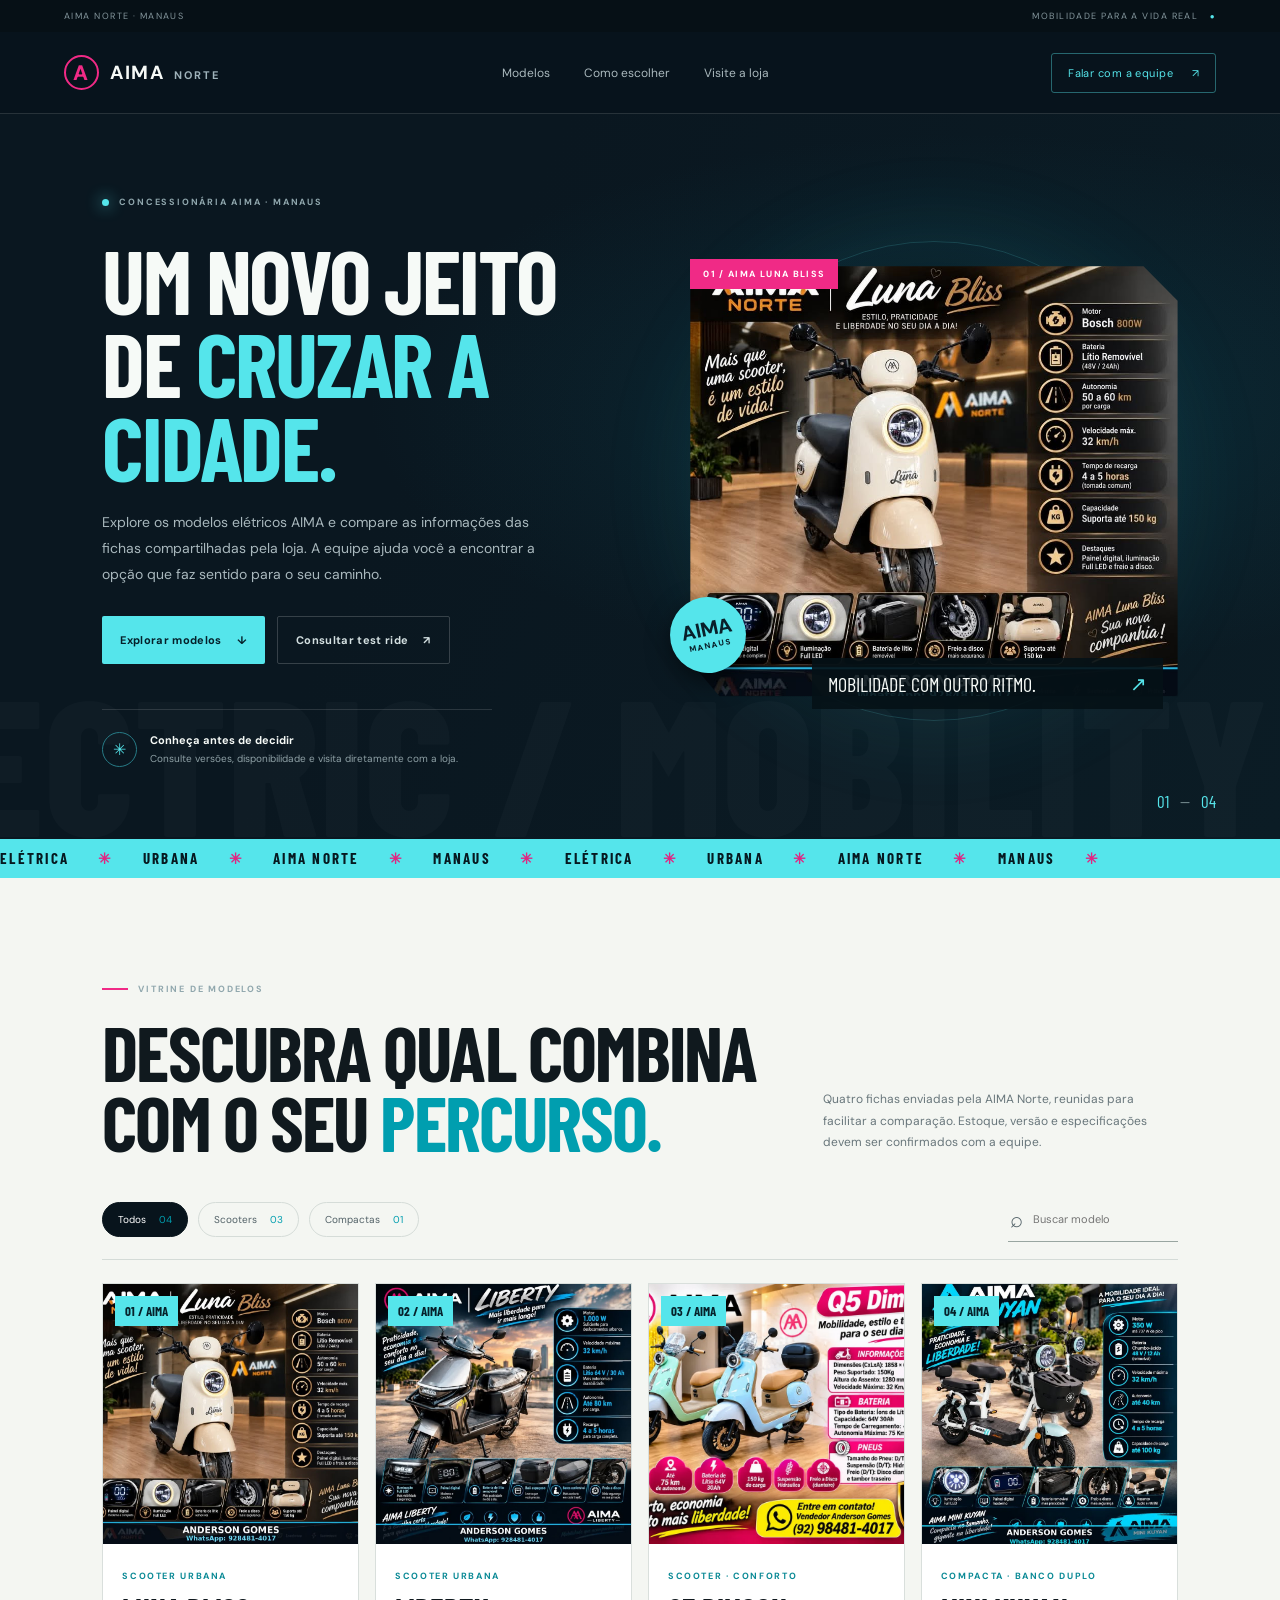
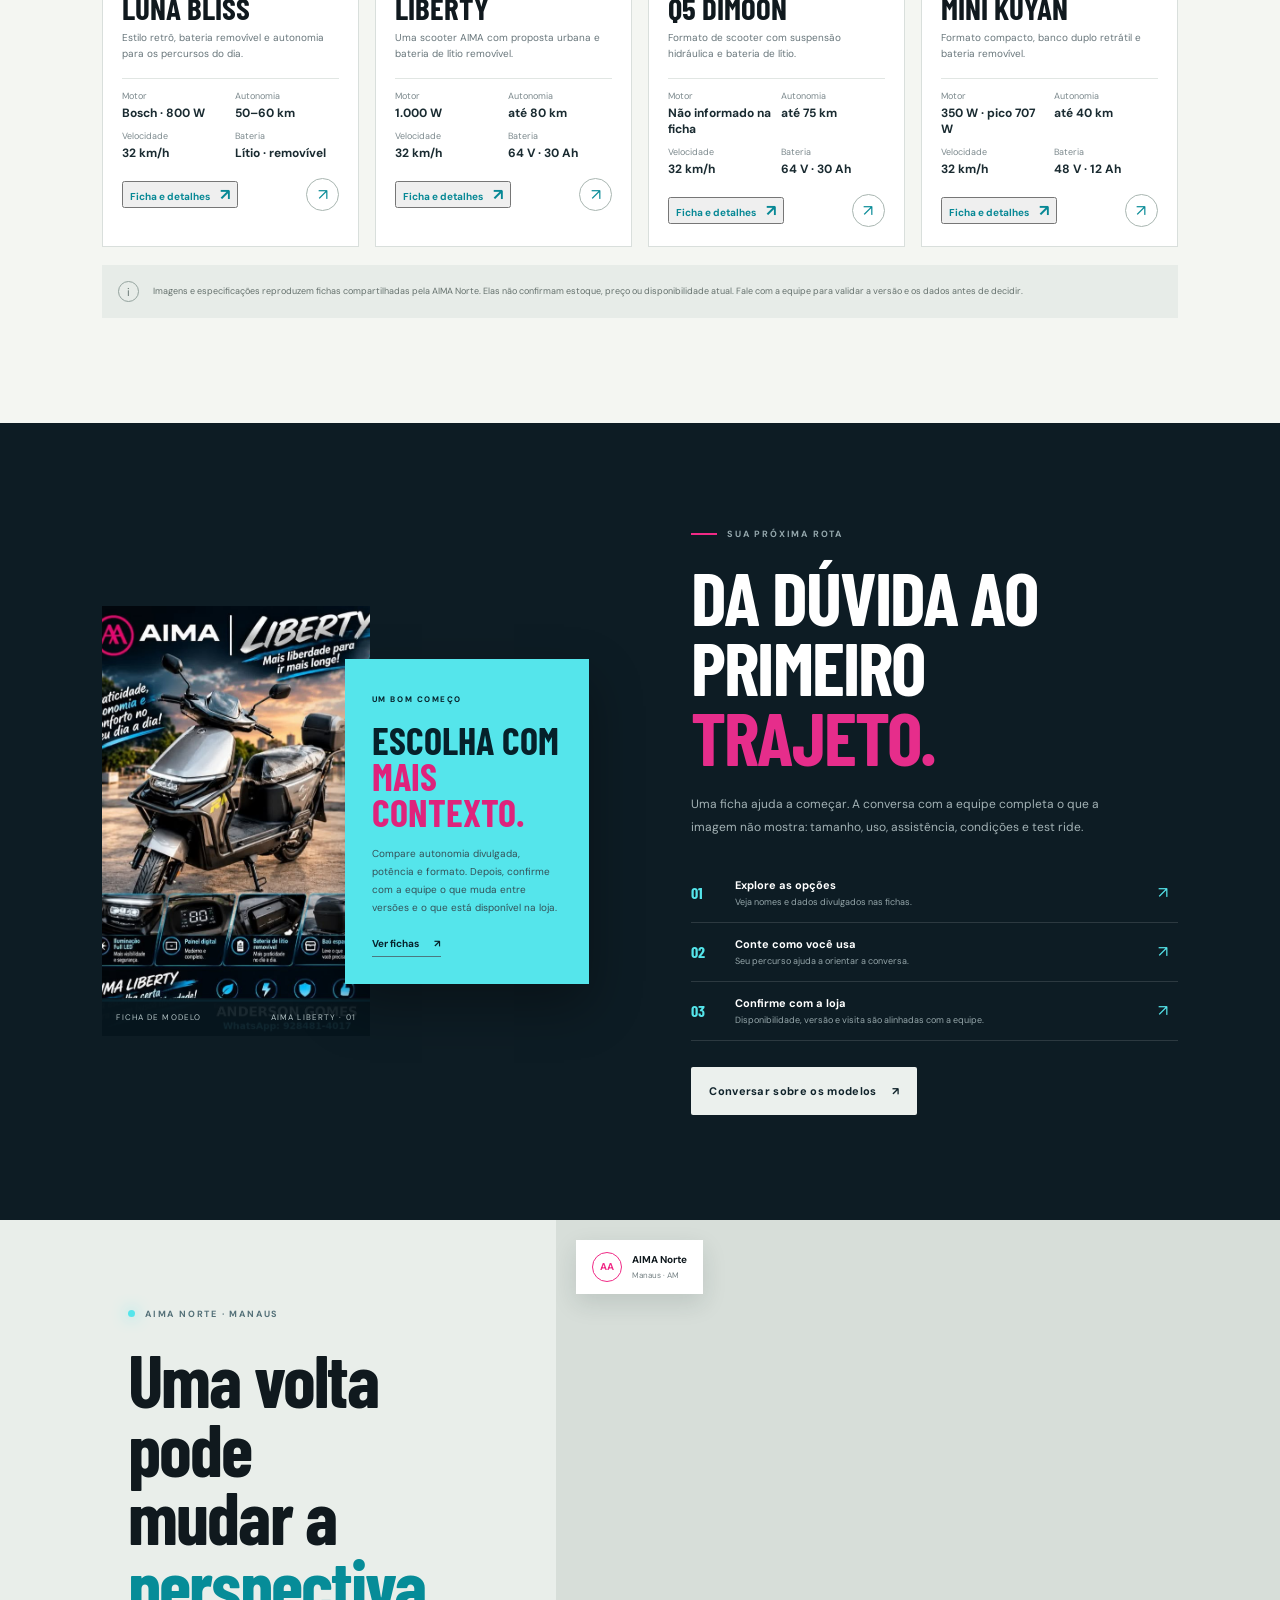
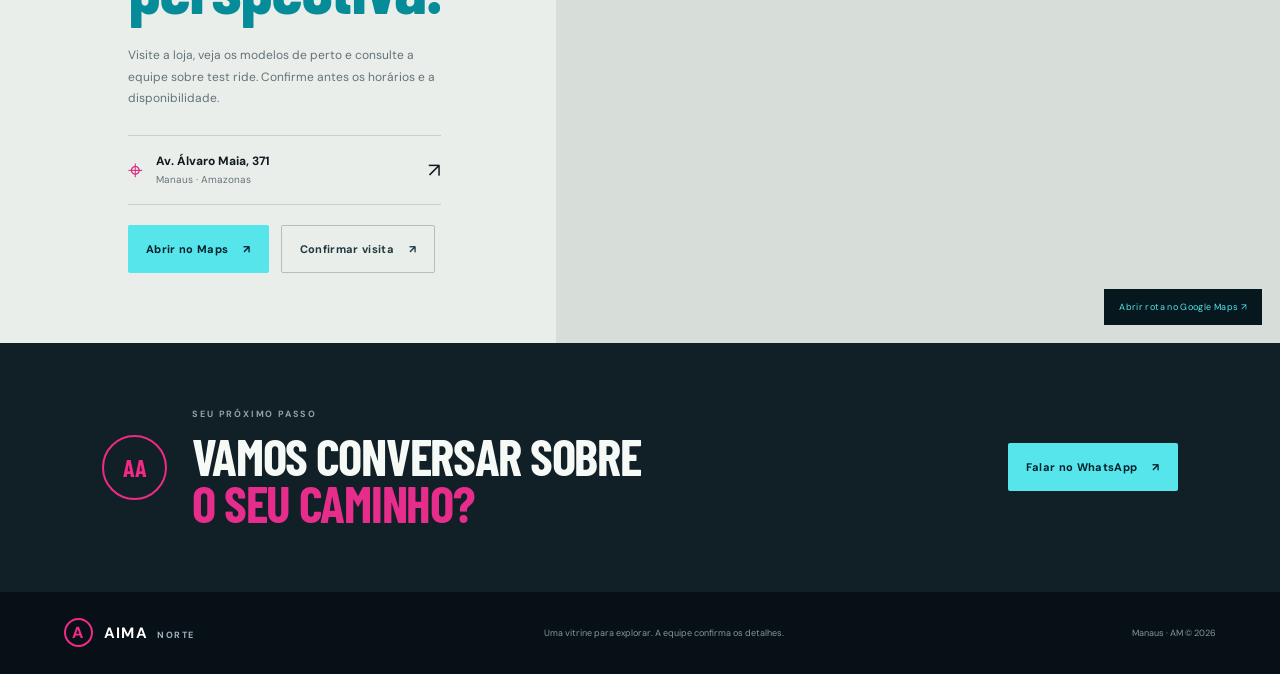
<file: index.html>
<!doctype html>
<html lang="pt-BR">
<head>
<meta charset="utf-8"><meta name="viewport" content="width=device-width, initial-scale=1"><meta name="theme-color" content="#08141c">
<title>AIMA Norte — mobilidade elétrica em Manaus</title><meta name="description" content="Conheça as fichas de modelos AIMA compartilhadas pela AIMA Norte em Manaus. Consulte especificações e confirme disponibilidade com a equipe.">
<link rel="preconnect" href="https://fonts.googleapis.com"><link rel="preconnect" href="https://fonts.gstatic.com" crossorigin><link href="https://fonts.googleapis.com/css2?family=Barlow+Condensed:wght@500;600;700;800&family=DM+Sans:wght@400;500;600;700&display=swap" rel="stylesheet"><link rel="stylesheet" href="styles.css">
</head><body>
<div class="topline"><span>AIMA NORTE · MANAUS</span><span>Mobilidade para a vida real <i>●</i></span></div>
<header class="nav"><a class="brand" href="#inicio" aria-label="AIMA Norte início"><span class="brand-mark">A</span><span>AIMA <b>NORTE</b></span></a><nav><a href="#modelos">Modelos</a><a href="#escolha">Como escolher</a><a href="#visite">Visite a loja</a></nav><a class="nav-cta" href="https://wa.me/5592986165018?text=Ol%C3%A1%2C%20vim%20pela%20vitrine%20da%20AIMA%20Norte%20e%20quero%20consultar%20os%20modelos." target="_blank" rel="noreferrer">Falar com a equipe <span>↗</span></a><button class="menu-toggle" aria-label="Abrir menu">☰</button></header>
<main>
<section class="hero" id="inicio"><div class="hero-copy"><div class="eyebrow"><span class="pulse"></span> CONCESSIONÁRIA AIMA · MANAUS</div><h1>Um novo jeito<br>de <em>cruzar a cidade.</em></h1><p>Explore os modelos elétricos AIMA e compare as informações das fichas compartilhadas pela loja. A equipe ajuda você a encontrar a opção que faz sentido para o seu caminho.</p><div class="hero-actions"><a class="button primary" href="#modelos">Explorar modelos <span>↓</span></a><a class="button quiet" href="https://wa.me/5592986165018?text=Ol%C3%A1%2C%20quero%20saber%20sobre%20test%20ride%20na%20AIMA%20Norte." target="_blank" rel="noreferrer">Consultar test ride <span>↗</span></a></div><div class="hero-proof"><div class="proof-icon">✳</div><div><b>Conheça antes de decidir</b><small>Consulte versões, disponibilidade e visita diretamente com a loja.</small></div></div></div><div class="hero-art"><div class="hero-orbit"></div><div class="hero-tag">01 / AIMA LUNA BLISS</div><img src="assets/aima-1.jpg" alt="Ficha ilustrada da scooter elétrica AIMA Luna Bliss enviada pela AIMA Norte"><div class="hero-caption"><span>Mobilidade com outro ritmo.</span><span>↗</span></div><div class="hero-stamp">AIMA<br><small>MANAUS</small></div></div><div class="hero-index">01 <span>—</span> 04</div></section>
<div class="ticker"><div>ELÉTRICA <b>✳</b> URBANA <b>✳</b> AIMA NORTE <b>✳</b> MANAUS <b>✳</b> ELÉTRICA <b>✳</b> URBANA <b>✳</b> AIMA NORTE <b>✳</b> MANAUS <b>✳</b></div></div>
<section class="models section" id="modelos"><div class="section-head"><div><div class="eyebrow"><span class="line"></span> VITRINE DE MODELOS</div><h2>Descubra qual combina<br>com o seu <em>percurso.</em></h2></div><p>Quatro fichas enviadas pela AIMA Norte, reunidas para facilitar a comparação. Estoque, versão e especificações devem ser confirmados com a equipe.</p></div><div class="filters" role="group" aria-label="Filtrar modelos"><button class="filter active" data-filter="all">Todos <span>04</span></button><button class="filter" data-filter="scooter">Scooters <span>03</span></button><button class="filter" data-filter="compacta">Compactas <span>01</span></button><label class="search"><span>⌕</span><input id="search" type="search" placeholder="Buscar modelo" aria-label="Buscar modelo"></label></div><div class="product-grid" id="product-grid"></div><div class="catalog-note"><span>i</span><p>Imagens e especificações reproduzem fichas compartilhadas pela AIMA Norte. Elas não confirmam estoque, preço ou disponibilidade atual. Fale com a equipe para validar a versão e os dados antes de decidir.</p></div></section>
<section class="compare section" id="escolha"><div class="compare-visual"><div class="compare-photo"><img src="assets/aima-2.jpg" alt="Ficha do modelo AIMA Liberty com imagem da scooter e características divulgadas"><div class="photo-label"><span>FICHA DE MODELO</span><span>AIMA LIBERTY · 01</span></div></div><div class="compare-card"><span class="mini-kicker">UM BOM COMEÇO</span><h3>Escolha com<br><em>mais contexto.</em></h3><p>Compare autonomia divulgada, potência e formato. Depois, confirme com a equipe o que muda entre versões e o que está disponível na loja.</p><a href="#modelos" class="text-link">Ver fichas <span>↗</span></a></div></div><div class="compare-copy"><div class="eyebrow"><span class="line"></span> SUA PRÓXIMA ROTA</div><h2>Da dúvida ao<br>primeiro <em>trajeto.</em></h2><p>Uma ficha ajuda a começar. A conversa com a equipe completa o que a imagem não mostra: tamanho, uso, assistência, condições e test ride.</p><div class="steps"><div class="step"><span>01</span><div><b>Explore as opções</b><small>Veja nomes e dados divulgados nas fichas.</small></div><span>↗</span></div><div class="step"><span>02</span><div><b>Conte como você usa</b><small>Seu percurso ajuda a orientar a conversa.</small></div><span>↗</span></div><div class="step"><span>03</span><div><b>Confirme com a loja</b><small>Disponibilidade, versão e visita são alinhadas com a equipe.</small></div><span>↗</span></div></div><a class="button dark" href="https://wa.me/5592986165018?text=Ol%C3%A1%2C%20estou%20comparando%20os%20modelos%20AIMA.%20Podem%20me%20ajudar%20a%20escolher%20uma%20op%C3%A7%C3%A3o%20para%20meu%20percurso%3F" target="_blank" rel="noreferrer">Conversar sobre os modelos <span>↗</span></a></div></section>
<section class="visit" id="visite"><div class="visit-copy"><div class="eyebrow"><span class="pulse"></span> AIMA NORTE · MANAUS</div><h2>Uma volta pode<br>mudar a <em>perspectiva.</em></h2><p>Visite a loja, veja os modelos de perto e consulte a equipe sobre test ride. Confirme antes os horários e a disponibilidade.</p><div class="address"><span class="pin">⌖</span><div><b>Av. Álvaro Maia, 371</b><small>Manaus · Amazonas</small></div><a href="https://www.google.com/maps/search/?api=1&query=AIMA+Norte+Motos+El%C3%A9tricas%2C+Av.+%C3%81lvaro+Maia%2C+371%2C+Manaus" target="_blank" rel="noreferrer" aria-label="Abrir rota no Google Maps">↗</a></div><div class="visit-actions"><a class="button primary" href="https://www.google.com/maps/search/?api=1&query=AIMA+Norte+Motos+El%C3%A9tricas%2C+Av.+%C3%81lvaro+Maia%2C+371%2C+Manaus" target="_blank" rel="noreferrer">Abrir no Maps <span>↗</span></a><a class="button outline" href="https://wa.me/5592986165018?text=Ol%C3%A1%2C%20gostaria%20de%20confirmar%20o%20endere%C3%A7o%20e%20os%20hor%C3%A1rios%20da%20loja." target="_blank" rel="noreferrer">Confirmar visita <span>↗</span></a></div></div><div class="map-panel"><iframe title="Mapa da região da AIMA Norte em Manaus" src="https://maps.google.com/maps?q=AIMA%20Norte%20Motos%20El%C3%A9tricas%2C%20Av.%20%C3%81lvaro%20Maia%20371%2C%20Manaus&t=&z=15&ie=UTF8&iwloc=&output=embed" loading="lazy" referrerpolicy="no-referrer-when-downgrade"></iframe><div class="map-marker"><span>AA</span><div><b>AIMA Norte</b><small>Manaus · AM</small></div></div><a class="map-link" target="_blank" rel="noreferrer" href="https://www.google.com/maps/search/?api=1&query=AIMA+Norte+Motos+El%C3%A9tricas%2C+Av.+%C3%81lvaro+Maia%2C+371%2C+Manaus">Abrir rota no Google Maps ↗</a></div></section>
<section class="last-call"><div class="last-symbol">AA</div><div><span class="eyebrow">SEU PRÓXIMO PASSO</span><h2>Vamos conversar sobre<br><em>o seu caminho?</em></h2></div><a class="button primary" href="https://wa.me/5592986165018?text=Ol%C3%A1%2C%20vim%20pela%20vitrine%20da%20AIMA%20Norte.%20Quero%20conhecer%20os%20modelos%20e%20confirmar%20a%20disponibilidade." target="_blank" rel="noreferrer">Falar no WhatsApp <span>↗</span></a></section>
</main><footer><a class="brand" href="#inicio"><span class="brand-mark">A</span><span>AIMA <b>NORTE</b></span></a><span>Uma vitrine para explorar. A equipe confirma os detalhes.</span><span>Manaus · AM © <span id="year"></span></span></footer><dialog id="model-dialog"><button class="dialog-close" aria-label="Fechar">×</button><div id="dialog-content"></div></dialog><script src="app.js"></script></body></html>
</file>
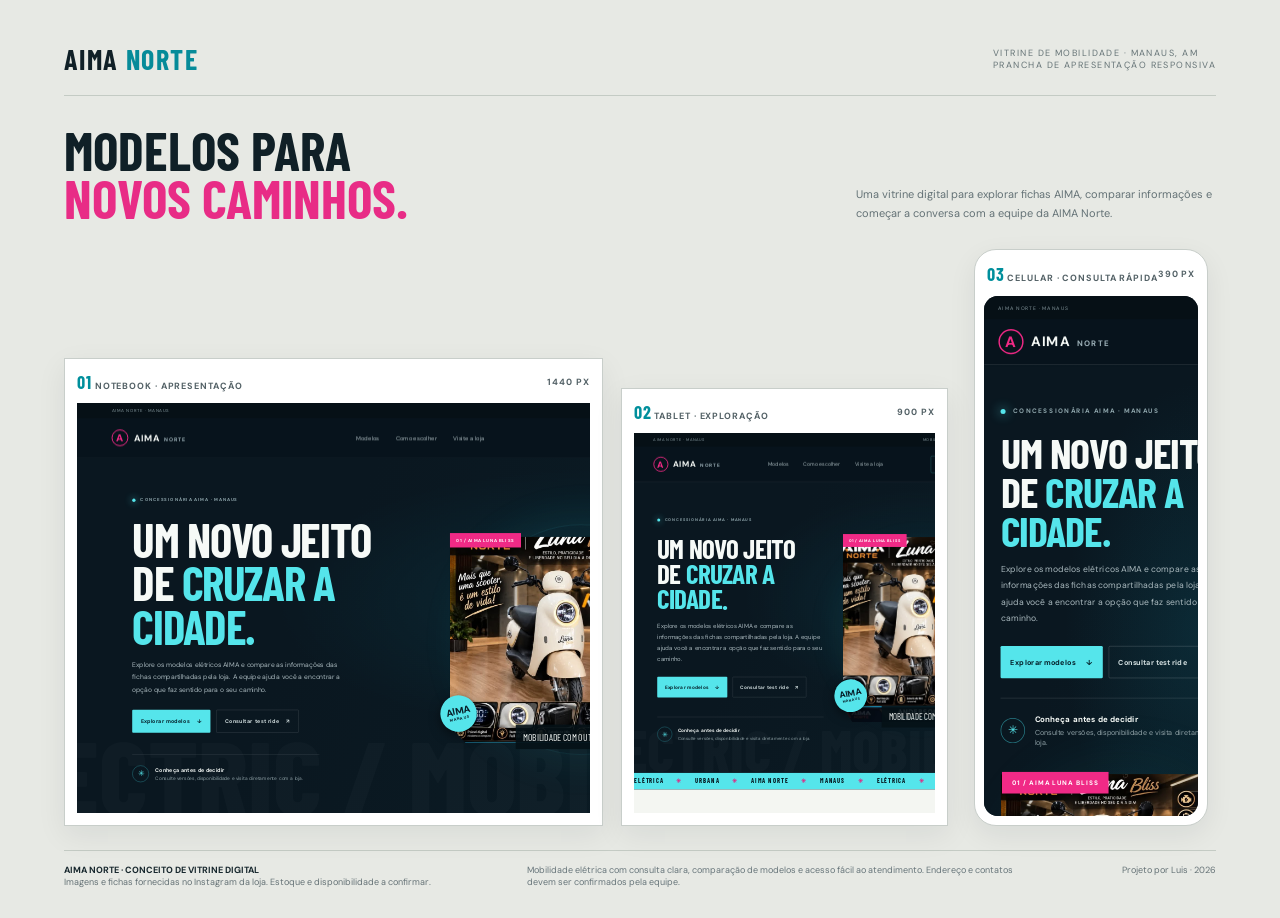
<file: arte/prancha.html>
<!doctype html><html lang="pt-BR"><head><meta charset="utf-8"><meta name="viewport" content="width=device-width, initial-scale=1"><title>AIMA Norte · Prancha responsiva</title><link rel="preconnect" href="https://fonts.googleapis.com"><link rel="preconnect" href="https://fonts.gstatic.com" crossorigin><link href="https://fonts.googleapis.com/css2?family=Barlow+Condensed:wght@500;600;700;800&family=DM+Sans:wght@400;500;600;700&display=swap" rel="stylesheet"><style>*{box-sizing:border-box}body{margin:0;background:#e7e9e4;color:#102027;font:13px 'DM Sans',sans-serif}.sheet{max-width:1560px;margin:auto;padding:42px 5vw 30px}.mast{display:flex;align-items:center;justify-content:space-between;border-bottom:1px solid #c4cbc4;padding-bottom:19px}.brand{font:700 28px 'Barlow Condensed',sans-serif;letter-spacing:.05em}.brand b{color:#068b99}.meta{font-size:9px;letter-spacing:.16em;text-transform:uppercase;color:#667477}.headline{display:flex;justify-content:space-between;align-items:end;padding:30px 0 26px}.headline h1{font:700 clamp(36px,4.2vw,62px)/.9 'Barlow Condensed',sans-serif;text-transform:uppercase;margin:0}.headline h1 em{color:#e82c86;font-style:normal}.headline p{max-width:360px;color:#647276;font-size:11px;line-height:1.7;margin:0}.devices{display:grid;grid-template-columns:1.4fr .85fr .65fr;gap:18px;align-items:end}.device{background:#fff;padding:12px;border:1px solid #c8ceca;box-shadow:0 9px 28px #10202712}.device-label{display:flex;justify-content:space-between;align-items:center;padding:0 0 10px;font-size:9px;letter-spacing:.1em;text-transform:uppercase;font-weight:700;color:#536166}.device-label b{font:700 18px 'Barlow Condensed',sans-serif;color:#008f9c}.screen{position:relative;overflow:hidden;background:#09161d}.desktop .screen{height:410px}.tablet .screen{height:380px}.phone{max-width:310px;justify-self:center;border-radius:22px;padding:9px}.phone .device-label{padding:4px 3px 11px}.phone .screen{height:520px;border-radius:14px}.screen iframe{position:absolute;top:0;left:0;border:0;width:1440px;height:1100px;transform:scale(.48);transform-origin:top left;pointer-events:none}.tablet .screen iframe{width:900px;transform:scale(.43)}.phone .screen iframe{width:390px;height:844px;transform:scale(.72)}.foot{display:flex;justify-content:space-between;gap:20px;border-top:1px solid #c4cbc4;margin-top:24px;padding-top:13px;color:#657276;font-size:9px}.foot strong{color:#17272d}.note{color:#67757a;max-width:500px}@media(max-width:900px){.sheet{padding:24px 4vw}.devices{grid-template-columns:1fr 1fr}.desktop{grid-column:1/-1}.desktop .screen{height:360px}.tablet .screen{height:360px}.phone .screen{height:480px}.headline{align-items:start;gap:20px;flex-direction:column}}@media(max-width:580px){.meta{font-size:7px;text-align:right}.brand{font-size:23px}.devices{grid-template-columns:1fr}.desktop{grid-column:auto}.desktop .screen{height:270px}.desktop .screen iframe{transform:scale(.32)}.tablet{max-width:93%;justify-self:start}.tablet .screen{height:330px}.tablet .screen iframe{transform:scale(.36)}.phone{justify-self:center}.foot{display:block;line-height:1.7}.foot span{display:block;margin-bottom:5px}}
</style></head><body><main class="sheet"><header class="mast"><div class="brand">AIMA <b>NORTE</b></div><div class="meta">Vitrine de mobilidade · Manaus, AM<br>Prancha de apresentação responsiva</div></header><section class="headline"><h1>Modelos para<br><em>novos caminhos.</em></h1><p>Uma vitrine digital para explorar fichas AIMA, comparar informações e começar a conversa com a equipe da AIMA Norte.</p></section><section class="devices"><article class="device desktop"><div class="device-label"><span><b>01</b> Notebook · apresentação</span><span>1440 px</span></div><div class="screen"><iframe src="../index.html" title="Vitrine em notebook"></iframe></div></article><article class="device tablet"><div class="device-label"><span><b>02</b> Tablet · exploração</span><span>900 px</span></div><div class="screen"><iframe src="../index.html" title="Vitrine em tablet"></iframe></div></article><article class="device phone"><div class="device-label"><span><b>03</b> Celular · consulta rápida</span><span>390 px</span></div><div class="screen"><iframe src="../index.html" title="Vitrine em celular"></iframe></div></article></section><footer class="foot"><span><strong>AIMA NORTE · CONCEITO DE VITRINE DIGITAL</strong><br>Imagens e fichas fornecidas no Instagram da loja. Estoque e disponibilidade a confirmar.</span><span class="note">Mobilidade elétrica com consulta clara, comparação de modelos e acesso fácil ao atendimento. Endereço e contatos devem ser confirmados pela equipe.</span><span>Projeto por Luis · 2026</span></footer></main></body></html>
</file>
<file: styles.css>
:root{--ink:#10191e;--deep:#08141c;--cyan:#55e5eb;--pink:#f02a86;--paper:#f4f6f2;--muted:#a3b1b5;--line:rgba(255,255,255,.13);--font:'DM Sans',sans-serif;--display:'Barlow Condensed',sans-serif}*{box-sizing:border-box}html{scroll-behavior:smooth}body{margin:0;background:var(--deep);color:#f6faf7;font-family:var(--font);-webkit-font-smoothing:antialiased}a{color:inherit;text-decoration:none}button,input{font:inherit}.topline{height:32px;background:#061016;display:flex;justify-content:space-between;padding:0 5vw;align-items:center;color:#84969c;font-size:9px;letter-spacing:.16em;text-transform:uppercase}.topline i{color:var(--cyan);font-size:8px;margin-left:8px}.nav{height:82px;padding:0 5vw;display:flex;align-items:center;justify-content:space-between;border-bottom:1px solid var(--line);position:sticky;top:0;z-index:20;background:rgba(8,20,28,.93);backdrop-filter:blur(18px)}.brand{display:flex;gap:11px;align-items:center;font-weight:700;letter-spacing:.08em;font-size:19px}.brand b{color:#9fb3bb;font-size:11px;letter-spacing:.18em;margin-left:4px}.brand-mark{width:35px;height:35px;border:2px solid var(--pink);border-radius:50%;display:grid;place-items:center;color:var(--pink);font-weight:800;font-size:21px}.nav nav{display:flex;gap:34px;color:#a9b8bd;font-size:12px}.nav nav a:hover{color:var(--cyan)}.nav-cta{border:1px solid rgba(85,229,235,.4);padding:12px 16px;border-radius:3px;font-size:11px;color:var(--cyan);letter-spacing:.04em}.nav-cta span,.button span{margin-left:15px}.menu-toggle{display:none;background:none;border:0;color:white;font-size:24px}.hero{min-height:670px;padding:82px 8vw 72px;display:grid;grid-template-columns:1fr .93fr;gap:5vw;position:relative;overflow:hidden;align-items:center;background:radial-gradient(ellipse at 76% 40%,rgba(14,82,99,.3),transparent 44%),linear-gradient(115deg,#0a1720 35%,#0b1c25)}.hero:after{content:'ELECTRIC / MOBILITY';position:absolute;right:1vw;bottom:-.19em;font-family:var(--display);font-weight:800;font-size:clamp(80px,15vw,220px);color:rgba(255,255,255,.025);white-space:nowrap;pointer-events:none}.hero-copy{max-width:570px;z-index:1}.eyebrow{font-size:9px;letter-spacing:.2em;color:#90a7ad;display:flex;align-items:center;gap:10px;font-weight:700}.pulse{width:7px;height:7px;border-radius:50%;background:var(--cyan);box-shadow:0 0 15px var(--cyan)}.hero h1,.section h2,.compare-copy h2,.visit h2,.last-call h2{font-family:var(--display);font-weight:700;letter-spacing:-.025em;line-height:.93}.hero h1{font-size:clamp(62px,7vw,98px);margin:30px 0 22px;text-transform:uppercase}.hero h1 em,.section h2 em,.compare h3 em,.compare-copy h2 em,.visit h2 em,.last-call h2 em{font-style:normal;color:var(--cyan)}.hero-copy>p{max-width:465px;color:#a9b8bd;font-size:14px;line-height:1.85}.hero-actions,.visit-actions{display:flex;gap:12px;margin-top:28px;flex-wrap:wrap}.button{min-height:48px;padding:0 18px;display:inline-flex;align-items:center;justify-content:center;font-size:11px;font-weight:700;letter-spacing:.03em;border-radius:2px;transition:.2s ease}.button:hover{transform:translateY(-2px)}.primary{background:var(--cyan);color:#05202a}.quiet{color:#d4e0e1;border:1px solid rgba(255,255,255,.18)}.hero-proof{display:flex;align-items:center;gap:13px;margin-top:45px;padding-top:22px;border-top:1px solid var(--line);max-width:390px}.proof-icon{width:35px;height:35px;border-radius:50%;border:1px solid #277b86;color:var(--cyan);display:grid;place-items:center}.hero-proof b,.hero-proof small{display:block}.hero-proof b{font-size:11px}.hero-proof small{font-size:10px;color:#8fa1a6;margin-top:5px}.hero-art{position:relative;min-height:480px;display:flex;align-items:center;justify-content:center}.hero-orbit{position:absolute;width:min(38vw,480px);aspect-ratio:1;border:1px solid rgba(85,229,235,.19);border-radius:50%;box-shadow:0 0 100px rgba(40,195,206,.12),inset 0 0 80px rgba(40,195,206,.08)}.hero-art img{position:relative;z-index:1;width:min(100%,560px);height:430px;object-fit:cover;object-position:25% 42%;border-radius:3px;clip-path:polygon(0 0,93% 0,100% 8%,100% 100%,6% 100%,0 92%);box-shadow:0 25px 80px #0009}.hero-tag{position:absolute;left:0;top:18px;z-index:2;background:var(--pink);color:#fff;padding:9px 13px;font-size:9px;letter-spacing:.15em;font-weight:700}.hero-caption{position:absolute;z-index:2;bottom:12px;right:3%;width:72%;padding:13px 16px;background:rgba(5,17,23,.9);display:flex;justify-content:space-between;align-items:center;font-family:var(--display);font-size:20px;text-transform:uppercase}.hero-caption span+span{color:var(--cyan)}.hero-stamp{position:absolute;bottom:48px;left:-20px;z-index:3;width:76px;height:76px;border-radius:50%;background:var(--cyan);color:#09202a;display:grid;align-content:center;justify-items:center;font-weight:800;font-size:20px;line-height:.8;transform:rotate(-12deg);box-shadow:0 8px 25px #0008}.hero-stamp small{font-size:8px;letter-spacing:.15em;margin-top:5px}.hero-index{position:absolute;right:5vw;bottom:28px;font-family:var(--display);font-size:17px;color:var(--cyan)}.hero-index span{color:#71868c;margin:0 8px}.ticker{overflow:hidden;background:var(--cyan);color:#061920;height:39px;display:flex;align-items:center;font-family:var(--display);font-size:15px;letter-spacing:.15em;font-weight:700;white-space:nowrap}.ticker div{min-width:200%;animation:marquee 26s linear infinite}.ticker b{margin:0 24px;color:#df2783}@keyframes marquee{to{transform:translateX(-50%)}}.section{padding:105px 8vw}.models{background:var(--paper);color:var(--ink)}.section-head{display:flex;justify-content:space-between;align-items:end;gap:35px}.line{width:26px;height:2px;background:var(--pink)}.section h2{font-size:clamp(50px,6vw,76px);margin:22px 0 0;text-transform:uppercase}.section h2 em{color:#009eaf}.section-head>p{max-width:355px;color:#68767b;font-size:12px;line-height:1.8;margin-bottom:4px}.filters{display:flex;align-items:center;gap:10px;margin:40px 0 23px;border-bottom:1px solid #d4dbd7;padding-bottom:17px}.filter{border:1px solid #d5dcd8;background:transparent;border-radius:30px;padding:10px 15px;font-size:10px;color:#526167;cursor:pointer}.filter.active{background:var(--deep);color:white;border-color:var(--deep)}.filter span{color:#009eaf;margin-left:10px}.search{margin-left:auto;display:flex;align-items:center;gap:8px;border-bottom:1px solid #99a6a1;padding:7px 2px;color:#526167}.search span{font-size:22px}.search input{background:none;border:0;outline:0;width:145px;font-size:11px;color:var(--ink)}.product-grid{display:grid;grid-template-columns:repeat(4,minmax(0,1fr));gap:16px}.product{background:#fff;border:1px solid #d9dfdc;position:relative;transition:transform .25s,box-shadow .25s;min-width:0}.product:hover{transform:translateY(-5px);box-shadow:0 16px 35px #10212a18}.product-image{height:260px;position:relative;overflow:hidden;background:#101e25;cursor:pointer}.product-image img{width:100%;height:100%;object-fit:cover;object-position:center;transition:transform .5s}.product:hover .product-image img{transform:scale(1.035)}.product-index{position:absolute;left:12px;top:12px;background:var(--cyan);color:#06212a;padding:7px 10px;font-family:var(--display);font-weight:700;font-size:13px}.product-body{padding:19px}.product-body .model-type{font-size:9px;letter-spacing:.18em;text-transform:uppercase;color:#0b8a96;font-weight:700}.product-body h3{font-family:var(--display);text-transform:uppercase;font-size:31px;line-height:.94;margin:9px 0 8px}.product-body>p{font-size:10px;line-height:1.6;color:#68767b;min-height:32px;margin:0}.spec-list{border-top:1px solid #e1e6e3;margin-top:16px;padding-top:11px;display:grid;grid-template-columns:1fr 1fr;gap:9px}.spec{font-size:9px;color:#7c898d}.spec b{display:block;font-size:12px;color:#1a2b31;margin-top:3px}.product-actions{display:flex;align-items:center;justify-content:space-between;margin-top:17px}.product-link{font-size:10px;font-weight:700;color:#078895}.product-link span{font-size:16px;margin-left:8px}.compare-button{width:33px;height:33px;border-radius:50%;background:white;border:1px solid #a9b6b1;color:#0a8c98;cursor:pointer}.catalog-note{display:flex;gap:14px;padding:16px;background:#e7ece8;margin-top:18px;align-items:center}.catalog-note>span{width:21px;height:21px;display:grid;place-items:center;border:1px solid #94a39e;border-radius:50%;font-size:11px;color:#657570;flex:none}.catalog-note p{font-size:9px;line-height:1.6;color:#65716d;margin:0}.compare{background:#0d1c24;color:white;display:grid;grid-template-columns:1fr 1fr;gap:8vw;align-items:center}.compare-visual{display:grid;grid-template-columns:1.1fr .9fr;align-items:center;position:relative}.compare-photo{height:430px;position:relative;overflow:hidden;background:#142c35}.compare-photo img{width:100%;height:100%;object-fit:cover;object-position:15% center}.photo-label{position:absolute;bottom:0;left:0;right:0;background:#07161eea;padding:14px;display:flex;justify-content:space-between;color:#b5c5c7;font-size:8px;letter-spacing:.14em}.compare-card{background:var(--cyan);color:#06212a;padding:27px;margin-left:-25px;z-index:2;box-shadow:0 22px 50px #0005}.mini-kicker{font-size:8px;letter-spacing:.19em;font-weight:700}.compare h3{font-family:var(--display);font-size:38px;line-height:.95;text-transform:uppercase;margin:15px 0}.compare h3 em{color:#df237c}.compare-card p{font-size:10px;line-height:1.8;color:#345158}.text-link{display:inline-flex;margin-top:10px;font-size:10px;font-weight:700;border-bottom:1px solid #4b7880;padding-bottom:6px}.text-link span{margin-left:15px}.compare-copy .eyebrow{color:#95a8ad}.compare-copy h2{font-size:clamp(53px,6vw,75px);margin:22px 0}.compare-copy h2 em,.last-call h2 em{color:#e62d8b}.compare-copy>p{font-size:12px;line-height:1.85;color:#a3b2b5;max-width:420px}.steps{margin:26px 0}.step{display:grid;grid-template-columns:32px 1fr 20px;align-items:center;gap:12px;padding:14px 0;border-bottom:1px solid var(--line)}.step>span:first-child{font-family:var(--display);font-weight:700;color:var(--cyan);font-size:16px}.step b,.step small{display:block}.step b{font-size:11px}.step small{font-size:9px;color:#95a6aa;margin-top:4px}.step>span:last-child{color:var(--cyan)}.dark{background:#ebf0ed;color:#10232b}.visit{display:grid;grid-template-columns:.85fr 1.15fr;min-height:540px;background:#e9eeea;color:var(--ink)}.visit-copy{padding:88px 9vw 70px 10vw}.visit-copy .eyebrow{color:#547078}.visit h2{font-size:clamp(53px,6vw,74px);margin:25px 0}.visit h2 em{color:#068c98}.visit-copy>p{font-size:12px;line-height:1.8;color:#647277;max-width:390px}.address{display:flex;align-items:center;gap:13px;border-top:1px solid #c7d0ca;border-bottom:1px solid #c7d0ca;padding:17px 0;margin-top:25px;max-width:390px}.pin{font-size:26px;color:#db267f}.address b,.address small{display:block}.address b{font-size:12px}.address small{font-size:10px;color:#667478;margin-top:4px}.address>a{margin-left:auto;font-size:20px}.visit-actions{margin-top:20px}.outline{border:1px solid #b2bfba;color:#21383e}.map-panel{position:relative;min-height:430px;background:#d7ded9;overflow:hidden}.map-panel iframe{width:100%;height:100%;border:0;position:absolute;inset:0;filter:grayscale(.9) contrast(.94)}.map-marker{position:absolute;top:20px;left:20px;background:#fff;padding:12px 16px;display:flex;align-items:center;gap:10px;box-shadow:0 9px 25px #152a2b22}.map-marker>span{width:30px;height:30px;border:1px solid var(--pink);border-radius:50%;display:grid;place-items:center;color:var(--pink);font-weight:700;font-size:10px}.map-marker b,.map-marker small{display:block}.map-marker b{font-size:10px}.map-marker small{font-size:8px;color:#768285;margin-top:4px}.map-link{position:absolute;bottom:18px;right:18px;background:#06171e;color:var(--cyan);padding:12px 15px;font-size:9px;letter-spacing:.04em}.last-call{padding:65px 8vw;display:flex;align-items:center;gap:25px;background:#111f26}.last-symbol{width:65px;height:65px;border-radius:50%;border:2px solid var(--pink);display:grid;place-items:center;color:var(--pink);font-family:var(--display);font-weight:700;font-size:24px;flex:none}.last-call>div:nth-child(2){flex:1}.last-call .eyebrow{color:#8fa3a8}.last-call h2{font-size:clamp(37px,4vw,55px);text-transform:uppercase;margin:12px 0 0}.last-call .button{flex:none}footer{height:82px;padding:0 5vw;display:flex;justify-content:space-between;align-items:center;background:#061016;color:#85979c;font-size:9px}footer .brand{color:white;font-size:15px}footer .brand-mark{width:29px;height:29px;font-size:16px}footer .brand b{font-size:9px}dialog{border:0;padding:0;width:min(900px,calc(100% - 30px));max-height:92vh;overflow:auto;background:#f4f6f2;color:#10212a}dialog::backdrop{background:#02090edb;backdrop-filter:blur(5px)}.dialog-close{position:sticky;top:10px;margin:10px 10px -45px auto;z-index:2;width:36px;height:36px;border:0;border-radius:50%;background:#091a21;color:white;font-size:24px;display:block;cursor:pointer}.dialog-layout{display:grid;grid-template-columns:.9fr 1.1fr}.dialog-layout>img{width:100%;height:100%;max-height:620px;object-fit:cover;background:#07141b}.dialog-info{padding:50px 35px}.dialog-info h2{font:700 48px/.92 var(--display);text-transform:uppercase;margin:13px 0}.dialog-info>p{font-size:12px;line-height:1.7;color:#607074}.dialog-specs{display:grid;grid-template-columns:1fr 1fr;gap:10px;margin:22px 0}.dialog-specs div{padding:12px;background:#e7ece8;font-size:9px;color:#637276}.dialog-specs b{display:block;color:#162930;font-size:12px;margin-top:5px}.toast{position:fixed;bottom:25px;left:50%;transform:translate(-50%,20px);opacity:0;background:#e4f7f4;color:#08252b;padding:12px 18px;font-size:11px;z-index:50;transition:.2s;pointer-events:none}.toast.show{opacity:1;transform:translate(-50%,0)}.empty{grid-column:1/-1;padding:40px;text-align:center;color:#617076;font-size:12px}
@media(max-width:1050px){.product-grid{grid-template-columns:repeat(2,minmax(0,1fr))}.product-image{height:340px}.hero{padding-left:6vw;padding-right:6vw}.section{padding-left:6vw;padding-right:6vw}.compare{gap:5vw}.compare-visual{grid-template-columns:1fr}.compare-card{margin:-70px 0 0 15%;width:85%}.compare-photo{height:350px}.visit-copy{padding-left:7vw;padding-right:5vw}}
@media(max-width:700px){.topline{padding:0 5vw;font-size:7px}.topline span+span{display:none}.nav{height:64px;padding:0 5vw}.nav nav,.nav-cta{display:none}.menu-toggle{display:block}.nav.menu-open nav{display:flex;position:absolute;top:64px;left:0;right:0;background:#0a1820;padding:18px 5vw;flex-direction:column;gap:18px;border-bottom:1px solid var(--line)}.hero{padding:58px 6vw 53px;grid-template-columns:1fr;gap:20px;min-height:auto}.hero h1{font-size:clamp(58px,15vw,82px);margin:24px 0 16px}.hero-copy>p{font-size:12px}.hero-actions{gap:8px}.button{font-size:10px;min-height:45px;padding:0 13px}.hero-proof{margin-top:27px}.hero-art{min-height:310px;margin-top:13px}.hero-art img{height:300px;width:100%;object-position:26% center}.hero-orbit{width:77vw}.hero-caption{bottom:0;right:0;width:82%;font-size:17px}.hero-stamp{left:0;bottom:31px;width:62px;height:62px;font-size:16px}.hero-tag{top:2px;left:2px}.hero-index{right:6vw;bottom:12px}.ticker{height:34px;font-size:13px}.section{padding:70px 6vw}.section-head{display:block}.section h2{font-size:clamp(48px,12vw,66px)}.section-head>p{margin-top:18px;font-size:11px}.filters{margin-top:28px;gap:7px;flex-wrap:wrap}.filter{padding:8px 10px;font-size:9px}.filter span{margin-left:4px}.search{width:100%;order:2;margin:8px 0 0}.search input{width:100%}.product-grid{grid-template-columns:1fr;gap:14px}.product-image{height:auto;aspect-ratio:1/1}.product-body{padding:17px}.product-body h3{font-size:33px}.product-body>p{min-height:0}.compare{grid-template-columns:1fr;padding:70px 6vw;gap:45px}.compare-visual{grid-template-columns:1fr}.compare-photo{height:310px}.compare-card{width:88%;margin:-60px 0 0 12%;padding:24px}.compare h3{font-size:35px}.compare-copy h2{font-size:58px}.visit{grid-template-columns:1fr}.visit-copy{padding:66px 6vw}.visit h2{font-size:58px}.map-panel{min-height:320px}.last-call{padding:52px 6vw;display:grid;grid-template-columns:55px 1fr;gap:16px}.last-symbol{width:52px;height:52px;font-size:19px}.last-call h2{font-size:38px}.last-call>.button{grid-column:1/-1;width:100%;margin-top:8px}footer{height:auto;min-height:95px;padding:20px 6vw;display:grid;grid-template-columns:1fr 1fr;gap:13px}footer>span:nth-child(2){grid-column:1/-1;grid-row:2}footer>span:last-child{text-align:right}.dialog-layout{grid-template-columns:1fr}.dialog-layout>img{height:auto;max-height:none;aspect-ratio:1/1;object-fit:cover}.dialog-info{padding:28px 22px}.dialog-info h2{font-size:40px}}
@media(prefers-reduced-motion:reduce){*,*::before,*::after{scroll-behavior:auto!important;animation-duration:.01ms!important;animation-iteration-count:1!important;transition-duration:.01ms!important}}
</file>
